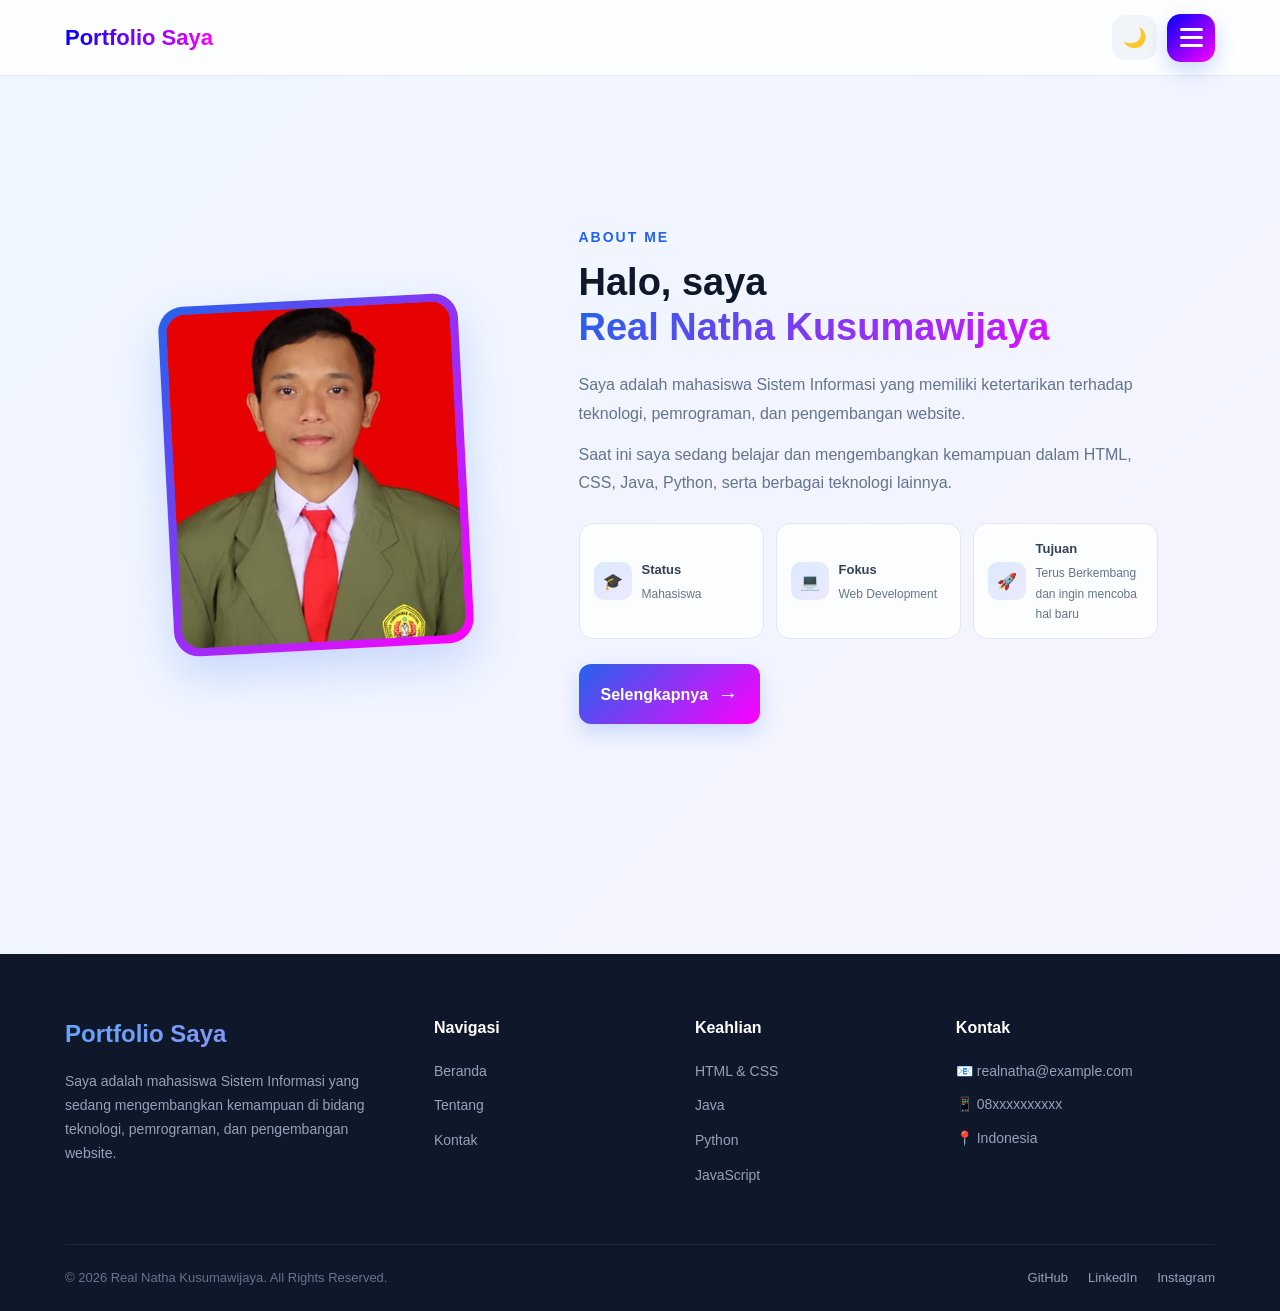
<file: index.html>
<!doctype html>
<html lang="id">
  <head>
    <meta charset="UTF-8" />
    <meta name="viewport" content="width=device-width, initial-scale=1.0" />
    <title>Beranda - Portfolio Saya</title>
    <link rel="stylesheet" href="style.css" />
  </head>

  <body>
    <header>
      <nav>
        <div class="logo">Portfolio Saya</div>

        <div class="nav-actions">
          <button
            class="theme-toggle"
            id="themeToggle"
            aria-label="Aktifkan dark mode"
          >
            🌙
          </button>

          <button class="menu-toggle" id="menuToggle" aria-label="Buka menu">
            <span></span>
            <span></span>
            <span></span>
          </button>
        </div>

        <div class="nav-menu" id="navMenu">
          <a href="index.html">
            <span>⌂</span>
            Beranda
          </a>

          <a href="tentang.html">
            <span>👤</span>
            Tentang
          </a>

          <a href="kontak.html">
            <span>✉</span>
            Kontak
          </a>
        </div>
      </nav>
    </header>

    <main>
      <!-- ABOUT ME -->
      <section class="about-preview">
        <div class="about-image">
          <div class="image-frame">
            <img src="FotoDiri.jpg" alt="Foto profil" />
          </div>
        </div>

        <div class="about-content">
          <p class="subtitle">ABOUT ME</p>

          <h2>
            Halo, saya
            <span>Real Natha Kusumawijaya</span>
          </h2>

          <p class="about-description">
            Saya adalah mahasiswa Sistem Informasi yang memiliki ketertarikan
            terhadap teknologi, pemrograman, dan pengembangan website.
          </p>

          <p class="about-description">
            Saat ini saya sedang belajar dan mengembangkan kemampuan dalam HTML,
            CSS, Java, Python, serta berbagai teknologi lainnya.
          </p>

          <div class="about-info">
            <div class="info-box">
              <span>🎓</span>
              <div>
                <strong>Status</strong>
                <p>Mahasiswa</p>
              </div>
            </div>

            <div class="info-box">
              <span>💻</span>
              <div>
                <strong>Fokus</strong>
                <p>Web Development</p>
              </div>
            </div>

            <div class="info-box">
              <span>🚀</span>
              <div>
                <strong>Tujuan</strong>
                <p>Terus Berkembang dan ingin mencoba hal baru</p>
              </div>
            </div>
          </div>

          <a href="tentang.html" class="about-button">
            Selengkapnya
            <span>→</span>
          </a>
        </div>
      </section>
    </main>

    <footer class="footer">
      <div class="footer-container">
        <!-- Tentang -->
        <div class="footer-column footer-about">
          <h2>Portfolio Saya</h2>

          <p>
            Saya adalah mahasiswa Sistem Informasi yang sedang mengembangkan
            kemampuan di bidang teknologi, pemrograman, dan pengembangan
            website.
          </p>
        </div>

        <!-- Navigasi -->
        <div class="footer-column">
          <h3>Navigasi</h3>

          <a href="index.html">Beranda</a>
          <a href="tentang.html">Tentang</a>
          <a href="kontak.html">Kontak</a>
        </div>

        <!-- Keahlian -->
        <div class="footer-column">
          <h3>Keahlian</h3>

          <a href="tentang.html">HTML & CSS</a>
          <a href="tentang.html">Java</a>
          <a href="tentang.html">Python</a>
          <a href="tentang.html">JavaScript</a>
        </div>

        <!-- Kontak -->
        <div class="footer-column">
          <h3>Kontak</h3>

          <p>📧 realnatha@example.com</p>
          <p>📱 08xxxxxxxxxx</p>
          <p>📍 Indonesia</p>
        </div>
      </div>

      <!-- Footer Bottom -->

      <div class="footer-bottom">
        <p>© 2026 Real Natha Kusumawijaya. All Rights Reserved.</p>

        <div class="footer-social">
          <a href="#" aria-label="GitHub"> GitHub </a>

          <a href="#" aria-label="LinkedIn"> LinkedIn </a>

          <a href="#" aria-label="Instagram"> Instagram </a>
        </div>
      </div>
    </footer>

    <script src="script.js"></script>
  </body>
</html>
</file>
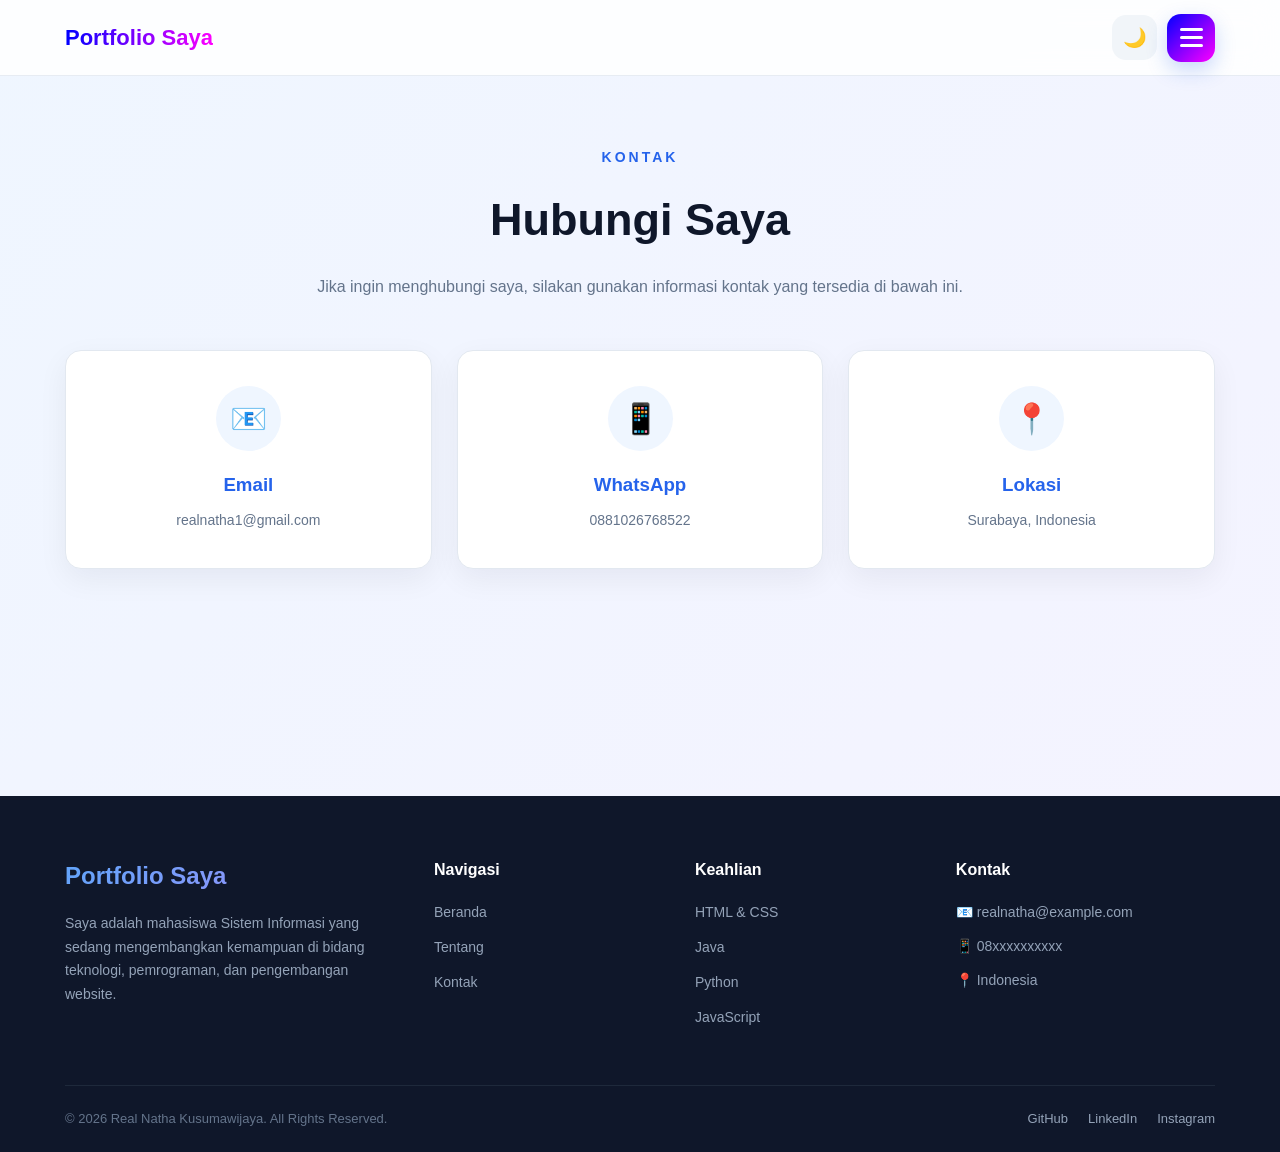
<file: kontak.html>
<!doctype html>
<html lang="id">
  <head>
    <meta charset="UTF-8" />
    <meta name="viewport" content="width=device-width, initial-scale=1.0" />
    <title>Kontak - Portfolio Saya</title>
    <link rel="stylesheet" href="style.css" />
  </head>

  <body>
    <header>
      <nav>
        <div class="logo">Portfolio Saya</div>

        <div class="nav-actions">
          <button
            class="theme-toggle"
            id="themeToggle"
            aria-label="Aktifkan dark mode"
          >
            🌙
          </button>

          <button class="menu-toggle" id="menuToggle" aria-label="Buka menu">
            <span></span>
            <span></span>
            <span></span>
          </button>
        </div>

        <div class="nav-menu" id="navMenu">
          <a href="index.html">
            <span>⌂</span>
            Beranda
          </a>

          <a href="tentang.html">
            <span>👤</span>
            Tentang
          </a>

          <a href="kontak.html">
            <span>✉</span>
            Kontak
          </a>
        </div>
      </nav>
    </header>

    <main>
      <section class="contact">
        <div class="contact-intro">
          <p class="subtitle">KONTAK</p>

          <h1>Hubungi Saya</h1>

          <p>
            Jika ingin menghubungi saya, silakan gunakan informasi kontak yang
            tersedia di bawah ini.
          </p>
        </div>

        <div class="contact-container">
          <div class="contact-card">
            <div class="contact-icon">📧</div>
            <h3>Email</h3>
            <p>realnatha1@gmail.com</p>
          </div>

          <div class="contact-card">
            <div class="contact-icon">📱</div>
            <h3>WhatsApp</h3>
            <p>0881026768522</p>
          </div>

          <div class="contact-card">
            <div class="contact-icon">📍</div>
            <h3>Lokasi</h3>
            <p>Surabaya, Indonesia</p>
          </div>
        </div>
      </section>
    </main>

    <footer class="footer">
      <div class="footer-container">
        <!-- Tentang -->
        <div class="footer-column footer-about">
          <h2>Portfolio Saya</h2>

          <p>
            Saya adalah mahasiswa Sistem Informasi yang sedang mengembangkan
            kemampuan di bidang teknologi, pemrograman, dan pengembangan
            website.
          </p>
        </div>

        <!-- Navigasi -->
        <div class="footer-column">
          <h3>Navigasi</h3>

          <a href="index.html">Beranda</a>
          <a href="tentang.html">Tentang</a>
          <a href="kontak.html">Kontak</a>
        </div>

        <!-- Keahlian -->
        <div class="footer-column">
          <h3>Keahlian</h3>

          <a href="tentang.html">HTML & CSS</a>
          <a href="tentang.html">Java</a>
          <a href="tentang.html">Python</a>
          <a href="tentang.html">JavaScript</a>
        </div>

        <!-- Kontak -->
        <div class="footer-column">
          <h3>Kontak</h3>

          <p>📧 realnatha@example.com</p>
          <p>📱 08xxxxxxxxxx</p>
          <p>📍 Indonesia</p>
        </div>
      </div>

      <!-- Footer Bottom -->

      <div class="footer-bottom">
        <p>© 2026 Real Natha Kusumawijaya. All Rights Reserved.</p>

        <div class="footer-social">
          <a href="#" aria-label="GitHub"> GitHub </a>

          <a href="#" aria-label="LinkedIn"> LinkedIn </a>

          <a href="#" aria-label="Instagram"> Instagram </a>
        </div>
      </div>
    </footer>

    <script src="script.js"></script>
  </body>
</html>
</file>
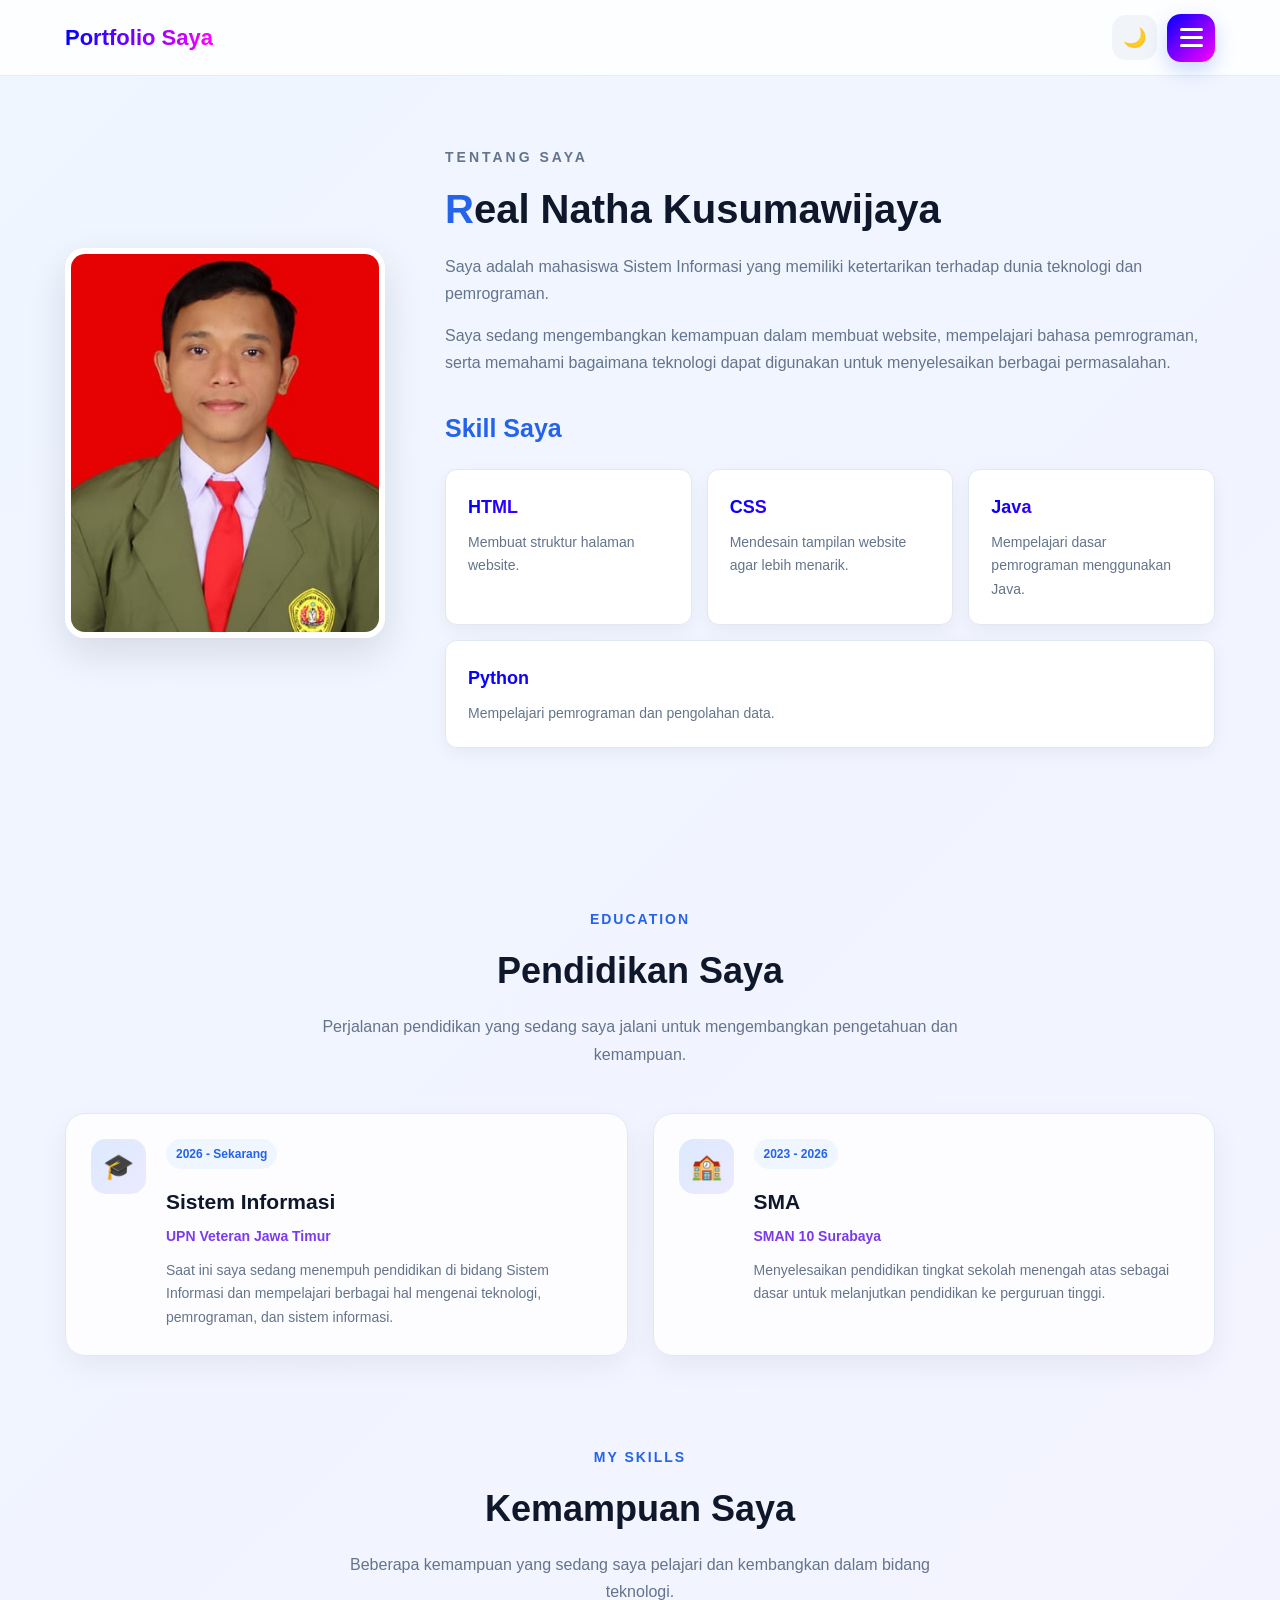
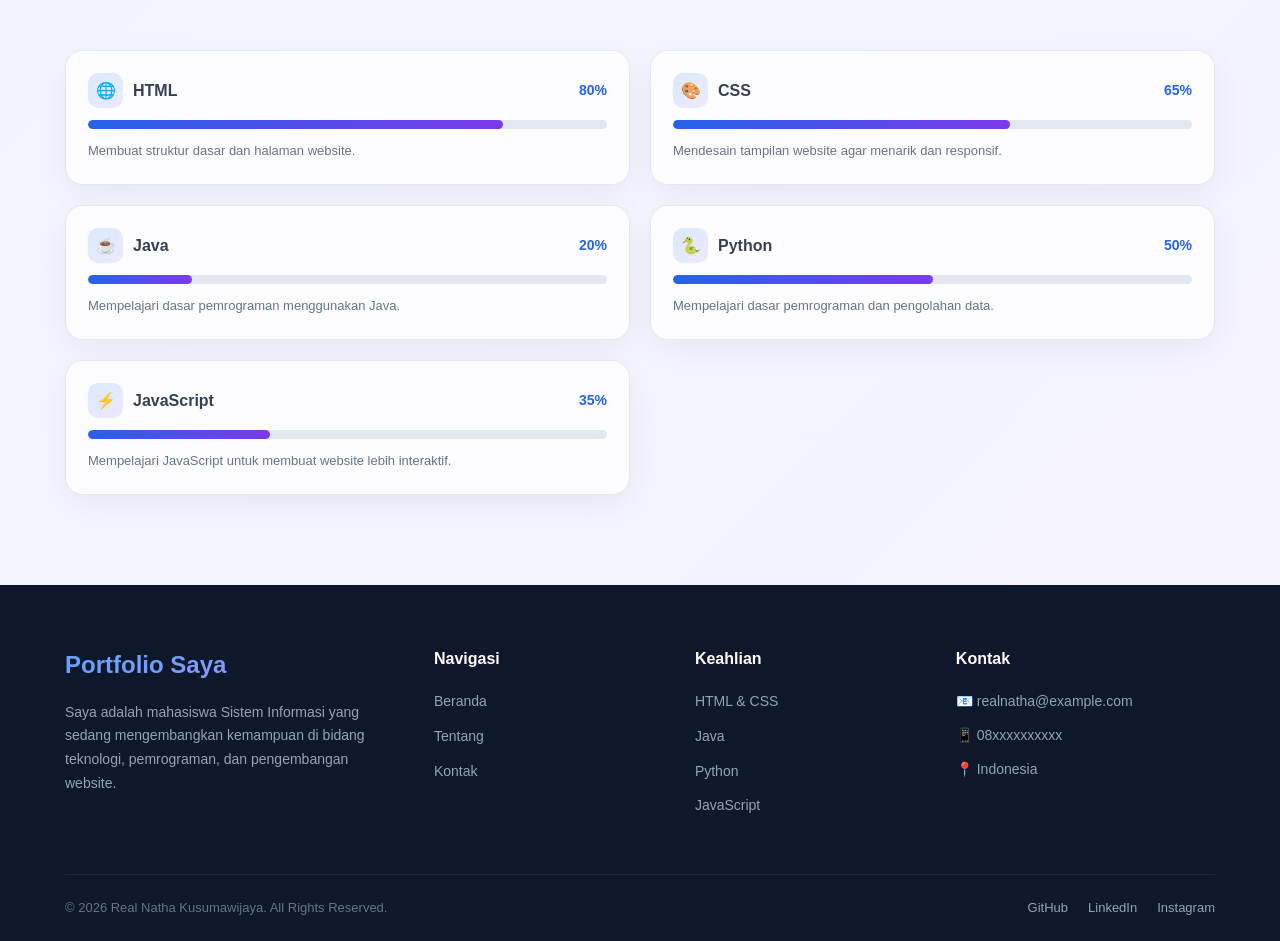
<file: tentang.html>
<!doctype html>
<html lang="id">
  <head>
    <meta charset="UTF-8" />
    <meta name="viewport" content="width=device-width, initial-scale=1.0" />
    <title>Tentang Saya - Portfolio</title>
    <link rel="stylesheet" href="style.css" />
  </head>

  <body>
    <header>
      <nav>
        <div class="logo">Portfolio Saya</div>

        <div class="nav-actions">
          <button
            class="theme-toggle"
            id="themeToggle"
            aria-label="Aktifkan dark mode"
          >
            🌙
          </button>

          <button class="menu-toggle" id="menuToggle" aria-label="Buka menu">
            <span></span>
            <span></span>
            <span></span>
          </button>
        </div>

        <div class="nav-menu" id="navMenu">
          <a href="index.html">
            <span>⌂</span>
            Beranda
          </a>

          <a href="tentang.html">
            <span>👤</span>
            Tentang
          </a>

          <a href="kontak.html">
            <span>✉</span>
            Kontak
          </a>
        </div>
      </nav>
    </header>
    <main>
      <section class="about">
        <div class="profile">
          <img src="FotoDiri.jpg" alt="Foto profil Real Natha Kusumawijaya" />
        </div>

        <div class="about-text">
          <p class="subtitle">TENTANG SAYA</p>

          <h1>Real Natha Kusumawijaya</h1>

          <p>
            Saya adalah mahasiswa Sistem Informasi yang memiliki ketertarikan
            terhadap dunia teknologi dan pemrograman.
          </p>

          <p>
            Saya sedang mengembangkan kemampuan dalam membuat website,
            mempelajari bahasa pemrograman, serta memahami bagaimana teknologi
            dapat digunakan untuk menyelesaikan berbagai permasalahan.
          </p>

          <h2>Skill Saya</h2>

          <div class="skills">
            <div class="skill-card">
              <h3>HTML</h3>
              <p>Membuat struktur halaman website.</p>
            </div>

            <div class="skill-card">
              <h3>CSS</h3>
              <p>Mendesain tampilan website agar lebih menarik.</p>
            </div>

            <div class="skill-card">
              <h3>Java</h3>
              <p>Mempelajari dasar pemrograman menggunakan Java.</p>
            </div>

            <div class="skill-card">
              <h3>Python</h3>
              <p>Mempelajari pemrograman dan pengolahan data.</p>
            </div>
          </div>
        </div>
      </section>
    </main>
    <!-- EDUCATION -->
    <section class="education">
      <div class="section-title">
        <p class="subtitle">EDUCATION</p>
        <h2>Pendidikan Saya</h2>
        <p>
          Perjalanan pendidikan yang sedang saya jalani untuk mengembangkan
          pengetahuan dan kemampuan.
        </p>
      </div>

      <div class="education-container">
        <div class="education-card">
          <div class="education-icon">🎓</div>

          <div class="education-content">
            <span class="education-year"> 2026 - Sekarang </span>

            <h3>Sistem Informasi</h3>

            <h4>UPN Veteran Jawa Timur</h4>

            <p>
              Saat ini saya sedang menempuh pendidikan di bidang Sistem
              Informasi dan mempelajari berbagai hal mengenai teknologi,
              pemrograman, dan sistem informasi.
            </p>
          </div>
        </div>

        <div class="education-card">
          <div class="education-icon">🏫</div>

          <div class="education-content">
            <span class="education-year"> 2023 - 2026 </span>

            <h3>SMA</h3>

            <h4>SMAN 10 Surabaya</h4>

            <p>
              Menyelesaikan pendidikan tingkat sekolah menengah atas sebagai
              dasar untuk melanjutkan pendidikan ke perguruan tinggi.
            </p>
          </div>
        </div>
      </div>
    </section>

    <!-- SKILL -->
    <section class="skill-section">
      <div class="section-title">
        <p class="subtitle">MY SKILLS</p>

        <h2>Kemampuan Saya</h2>

        <p>
          Beberapa kemampuan yang sedang saya pelajari dan kembangkan dalam
          bidang teknologi.
        </p>
      </div>

      <div class="skills-progress">
        <!-- HTML -->
        <div class="skill-progress-card">
          <div class="skill-header">
            <div>
              <span class="skill-icon">🌐</span>
              <strong>HTML</strong>
            </div>

            <span>80%</span>
          </div>

          <div class="progress-bar">
            <div class="progress html-progress"></div>
          </div>

          <p>Membuat struktur dasar dan halaman website.</p>
        </div>

        <!-- CSS -->
        <div class="skill-progress-card">
          <div class="skill-header">
            <div>
              <span class="skill-icon">🎨</span>
              <strong>CSS</strong>
            </div>

            <span>65%</span>
          </div>

          <div class="progress-bar">
            <div class="progress css-progress"></div>
          </div>

          <p>Mendesain tampilan website agar menarik dan responsif.</p>
        </div>

        <!-- JAVA -->
        <div class="skill-progress-card">
          <div class="skill-header">
            <div>
              <span class="skill-icon">☕</span>
              <strong>Java</strong>
            </div>

            <span>20%</span>
          </div>

          <div class="progress-bar">
            <div class="progress java-progress"></div>
          </div>

          <p>Mempelajari dasar pemrograman menggunakan Java.</p>
        </div>

        <!-- PYTHON -->
        <div class="skill-progress-card">
          <div class="skill-header">
            <div>
              <span class="skill-icon">🐍</span>
              <strong>Python</strong>
            </div>

            <span>50%</span>
          </div>

          <div class="progress-bar">
            <div class="progress python-progress"></div>
          </div>

          <p>Mempelajari dasar pemrograman dan pengolahan data.</p>
        </div>

        <!-- JAVASCRIPT -->
        <div class="skill-progress-card">
          <div class="skill-header">
            <div>
              <span class="skill-icon">⚡</span>
              <strong>JavaScript</strong>
            </div>

            <span>35%</span>
          </div>

          <div class="progress-bar">
            <div class="progress javascript-progress"></div>
          </div>

          <p>Mempelajari JavaScript untuk membuat website lebih interaktif.</p>
        </div>
      </div>
    </section>

    <footer class="footer">
      <div class="footer-container">
        <!-- Tentang -->
        <div class="footer-column footer-about">
          <h2>Portfolio Saya</h2>

          <p>
            Saya adalah mahasiswa Sistem Informasi yang sedang mengembangkan
            kemampuan di bidang teknologi, pemrograman, dan pengembangan
            website.
          </p>
        </div>

        <!-- Navigasi -->
        <div class="footer-column">
          <h3>Navigasi</h3>

          <a href="index.html">Beranda</a>
          <a href="tentang.html">Tentang</a>
          <a href="kontak.html">Kontak</a>
        </div>

        <!-- Keahlian -->
        <div class="footer-column">
          <h3>Keahlian</h3>

          <a href="tentang.html">HTML & CSS</a>
          <a href="tentang.html">Java</a>
          <a href="tentang.html">Python</a>
          <a href="tentang.html">JavaScript</a>
        </div>

        <!-- Kontak -->
        <div class="footer-column">
          <h3>Kontak</h3>

          <p>📧 realnatha@example.com</p>
          <p>📱 08xxxxxxxxxx</p>
          <p>📍 Indonesia</p>
        </div>
      </div>

      <!-- Footer Bottom -->

      <div class="footer-bottom">
        <p>© 2026 Real Natha Kusumawijaya. All Rights Reserved.</p>

        <div class="footer-social">
          <a href="#" aria-label="GitHub"> GitHub </a>

          <a href="#" aria-label="LinkedIn"> LinkedIn </a>

          <a href="#" aria-label="Instagram"> Instagram </a>
        </div>
      </div>
    </footer>

    <script src="script.js"></script>
  </body>
</html>
</file>
<file: style.css>
/* ========================================
   RESET & DASAR
======================================== */

* {
  margin: 0;
  padding: 0;
  box-sizing: border-box;
}

html {
  scroll-behavior: smooth;
}

body {
  font-family: "Segoe UI", Arial, sans-serif;
  background: linear-gradient(135deg, #eff6ff, #f5f3ff);
  color: #1e293b;
  line-height: 1.7;
}

/* ========================================
   HEADER
======================================== */

header {
  background: rgba(255, 255, 255, 0.85);
  border-bottom: 1px solid rgba(226, 232, 240, 0.8);
  position: sticky;
  top: 0;
  z-index: 1000;
  backdrop-filter: blur(15px);
  -webkit-backdrop-filter: blur(15px);
}

nav {
  width: 90%;
  max-width: 1150px;
  min-height: 75px;
  margin: auto;
  display: flex;
  justify-content: space-between;
  align-items: center;
  position: relative;
}

.logo {
  background: linear-gradient(90deg, blue, magenta);
  background-clip: text;
  -webkit-background-clip: text;
  -webkit-text-fill-color: transparent;
  font-size: 22px;
  font-weight: 800;
}

nav a {
  color: #475569;
  text-decoration: none;
  font-size: 15px;
  font-weight: 600;

  padding: 10px 16px;
  border-radius: 8px;

  transition: all 0.3s ease;
}

/* Pseudo-class sesuai ketentuan tugas */
nav a:hover {
  color: #2563eb;
  background: #eff6ff;
}

/* ========================================
   MAIN
======================================== */

main {
  width: 90%;
  max-width: 1150px;
  margin: auto;
  padding: 70px 0;
}

/* ========================================
   BERANDA / HERO
======================================== */

.hero {
  min-height: 520px;
  display: flex;
  align-items: center;
  justify-content: space-between;
  gap: 70px;
}

.hero-text {
  flex: 1;
}

.subtitle {
  color: #2563eb;
  font-size: 14px;
  font-weight: 800;
  letter-spacing: 3px;
  margin-bottom: 12px;
}

.hero h1 {
  background: linear-gradient(90deg, blue, magenta);
  background-clip: text;
  -webkit-background-clip: text;
  -webkit-text-fill-color: transparent;

  font-size: 52px;
  line-height: 1.15;
  margin-bottom: 22px;
}

.hero-text > p:not(.subtitle) {
  max-width: 600px;
  color: #64748b;
  font-size: 17px;
  margin-bottom: 32px;
}

/* ========================================
   BUTTON
======================================== */

.button {
  display: inline-block;
  background: linear-gradient(135deg, blue, magenta);
  color: white;
  padding: 13px 25px;
  border-radius: 9px;
  text-decoration: none;
  font-weight: 700;
  box-shadow: 0 8px 20px rgba(79, 70, 229, 0.25);
  transition: all 0.3s ease;
}

.button:hover {
  transform: translateY(-3px);
  box-shadow: 0 12px 28px rgba(79, 70, 229, 0.35);
}

/* ========================================
   HERO CARD
======================================== */

.hero-card {
  flex: 0 0 360px;
  background: #ffffff;
  padding: 45px 35px;
  border: 1px solid #e2e8f0;
  border-radius: 20px;
  text-align: center;
  box-shadow: 0 15px 40px rgba(15, 23, 42, 0.08);
  transition: all 0.3s ease;
}

.hero-card:hover {
  transform: translateY(-7px);
  box-shadow: 0 20px 45px rgba(15, 23, 42, 0.12);
}

.card-icon {
  width: 85px;
  height: 85px;
  margin: 0 auto 20px;
  display: flex;
  justify-content: center;
  align-items: center;
  background: linear-gradient(135deg, #dbeafe, #ede9fe);
  border-radius: 50%;
  font-size: 42px;
}

.hero-card h2 {
  color: #2563eb;
  font-size: 22px;
  margin-bottom: 12px;
}

.hero-card p {
  color: #64748b;
  font-size: 15px;
}

/* ========================================
   CONTENT CARD
======================================== */

.content {
  background: #ffffff;
  padding: 35px;
  margin-top: 40px;
  border: 1px solid #e2e8f0;
  border-radius: 16px;
  box-shadow: 0 10px 30px rgba(15, 23, 42, 0.05);
}

.content h2 {
  color: #2563eb;
  margin-bottom: 10px;
}

.content p {
  color: #64748b;
}

/* ========================================
   TENTANG SAYA
======================================== */

.about {
  display: flex;
  align-items: center;
  gap: 60px;
}

.profile {
  flex: 0 0 320px;
}

.profile img {
  width: 320px;
  height: 390px;
  object-fit: cover;
  border-radius: 20px;
  border: 6px solid #ffffff;
  box-shadow: 0 15px 40px rgba(15, 23, 42, 0.12);
  transition: all 0.3s ease;
}

.profile img:hover {
  transform: translateY(-5px);
  box-shadow: 0 20px 45px rgba(15, 23, 42, 0.18);
}

.about-text {
  flex: 1;
}

.about-text h1 {
  color: #0f172a;
  font-size: 40px;
  line-height: 1.2;
  margin-bottom: 20px;
}

.about-text h1::first-letter {
  color: #2563eb;
}

.about-text > p {
  color: #64748b;
  margin-bottom: 15px;
}

.about-text h2 {
  color: #2563eb;
  font-size: 25px;
  margin-top: 30px;
  margin-bottom: 20px;
}

/* ========================================
   SKILL
======================================== */

.skills {
  display: flex;
  flex-wrap: wrap;
  gap: 15px;
}

.skill-card {
  flex: 1 1 200px;
  background: #ffffff;
  padding: 22px;
  border: 1px solid #e2e8f0;
  border-radius: 12px;
  box-shadow: 0 6px 18px rgba(15, 23, 42, 0.05);
  transition: all 0.3s ease;
}

.skill-card:hover {
  transform: translateY(-5px);
  border-color: #bfdbfe;
  box-shadow: 0 12px 25px rgba(37, 99, 235, 0.1);
}

.skill-card h3 {
  background: linear-gradient(90deg, blue, magenta);
  background-clip: text;
  -webkit-background-clip: text;
  -webkit-text-fill-color: transparent;
  font-size: 18px;
  margin-bottom: 8px;
}

.skill-card p {
  color: #64748b;
  font-size: 14px;
}

/* ========================================
   HALAMAN KONTAK
======================================== */

.contact {
  min-height: 500px;
}

.contact-intro {
  max-width: 700px;
  margin: 0 auto 50px;
  text-align: center;
}

.contact-intro h1 {
  color: #0f172a;
  font-size: 45px;
  margin-bottom: 15px;
}

.contact-intro p:last-child {
  color: #64748b;
}

/* ========================================
   CONTACT CARD
======================================== */

.contact-container {
  display: flex;
  justify-content: center;
  gap: 25px;
}

.contact-card {
  flex: 1;
  background: #ffffff;
  padding: 35px 25px;
  border: 1px solid #e2e8f0;
  border-radius: 16px;
  text-align: center;
  box-shadow: 0 10px 30px rgba(15, 23, 42, 0.06);
  transition: all 0.3s ease;
}

.contact-card:hover {
  transform: translateY(-7px);
  border-color: #bfdbfe;
  box-shadow: 0 15px 35px rgba(37, 99, 235, 0.12);
}

.contact-icon {
  width: 65px;
  height: 65px;
  margin: 0 auto 18px;
  display: flex;
  justify-content: center;
  align-items: center;
  background: #eff6ff;
  border-radius: 50%;
  font-size: 30px;
}

.contact-card h3 {
  color: #2563eb;
  margin-bottom: 8px;
}

.contact-card p {
  color: #64748b;
  font-size: 14px;
}

/* ========================================
   HAMBURGER MENU
======================================== */

.menu-toggle {
  width: 48px;
  height: 48px;
  border: none;
  border-radius: 14px;
  cursor: pointer;
  display: flex;
  flex-direction: column;
  justify-content: center;
  align-items: center;
  gap: 5px;
  background: linear-gradient(135deg, blue, magenta);
  box-shadow: 0 8px 20px rgba(37, 99, 235, 0.25);
  transition: all 0.3s ease;
}

.menu-toggle:hover {
  transform: translateY(-2px) scale(1.05);
  box-shadow: 0 12px 25px rgba(124, 58, 237, 0.35);
}

.menu-toggle span {
  width: 23px;
  height: 3px;
  background: white;
  border-radius: 10px;
  transition: all 0.35s ease;
}

.nav-menu {
  position: absolute;
  top: 88px;
  right: 0;
  width: 210px;
  padding: 12px;
  display: flex;
  flex-direction: column;
  gap: 6px;
  background: rgba(255, 255, 255, 0.9);
  border: 1px solid rgba(255, 255, 255, 0.7);
  border-radius: 18px;
  box-shadow: 0 20px 50px rgba(15, 23, 42, 0.15);
  backdrop-filter: blur(20px);
  -webkit-backdrop-filter: blur(20px);
  opacity: 0;
  visibility: hidden;
  transform: translateY(-15px) scale(0.95);
  transform-origin: top right;
  transition:
    opacity 0.3s ease,
    transform 0.3s ease,
    visibility 0.3s ease;
}

.nav-menu.active {
  opacity: 1;
  visibility: visible;
  transform: translateY(0) scale(1);
}

.nav-menu a {
  display: flex;
  align-items: center;
  gap: 12px;
  padding: 13px 15px;
  color: #475569;
  text-decoration: none;
  font-size: 15px;
  font-weight: 600;
  border-radius: 12px;
  transition: all 0.3s ease;
  position: relative;
  overflow: hidden;
}

.nav-menu a span {
  width: 32px;
  height: 32px;
  display: flex;
  align-items: center;
  justify-content: center;
  border-radius: 9px;
  background: #eff6ff;
  transition: all 0.3s ease;
}

.nav-menu a:hover {
  color: white;
  transform: translateX(4px);
  background: linear-gradient(135deg, blue, magenta);
  box-shadow: 0 8px 20px rgba(37, 99, 235, 0.2);
}

.nav-menu a:hover span {
  background: rgba(255, 255, 255, 0.2);
  transform: rotate(5deg) scale(1.1);
}

.menu-toggle.active span:nth-child(1) {
  transform: translateY(8px) rotate(45deg);
}

.menu-toggle.active span:nth-child(2) {
  opacity: 0;
  transform: scale(0);
}

.menu-toggle.active span:nth-child(3) {
  transform: translateY(-8px) rotate(-45deg);
}

/* =========================
   ABOUT ME
========================= */

.about-preview {
  width: 90%;
  max-width: 1150px;

  margin: 80px auto;
  display: grid;
  grid-template-columns: 0.8fr 1.2fr;
  gap: 70px;
  align-items: center;
}

/* =========================
   FOTO
========================= */

.about-image {
  display: flex;
  justify-content: center;
}

.image-frame {
  width: 300px;
  height: 350px;
  padding: 8px;
  border-radius: 25px;
  background: linear-gradient(135deg, #2563eb, magenta);
  transform: rotate(-3deg);
  box-shadow: 0 20px 45px rgba(37, 99, 235, 0.2);
  transition: all 0.4s ease;
}

/* Efek ketika diarahkan */

.image-frame:hover {
  transform: rotate(0deg) scale(1.03);
  box-shadow: 0 25px 55px rgba(124, 58, 237, 0.3);
}

.image-frame img {
  width: 100%;
  height: 100%;
  object-fit: cover;
  display: block;
  border-radius: 19px;
  background: white;
}

/* =========================
   ABOUT CONTENT
========================= */

.about-content {
  max-width: 600px;
}

.about-content .subtitle {
  color: #2563eb;
  font-size: 14px;
  font-weight: 800;
  letter-spacing: 2px;
  margin-bottom: 10px;
}

.about-content h2 {
  font-size: 38px;
  color: #0f172a;
  margin-bottom: 20px;
  line-height: 1.2;
}

.about-content h2 span {
  display: block;
  background: linear-gradient(135deg, #2563eb, magenta);
  -webkit-background-clip: text;
  -webkit-text-fill-color: transparent;
  background-clip: text;
}

.about-description {
  color: #64748b;
  font-size: 16px;
  line-height: 1.8;
  margin-bottom: 12px;
}

/* =========================
   INFORMATION BOX
========================= */

.about-info {
  display: grid;
  grid-template-columns: repeat(3, 1fr);
  gap: 12px;
  margin: 25px 0;
}

.info-box {
  display: flex;
  align-items: center;
  gap: 10px;
  padding: 14px;
  background: rgba(255, 255, 255, 0.8);
  border: 1px solid #e2e8f0;
  border-radius: 14px;
  transition: all 0.3s ease;
}

.info-box:hover {
  transform: translateY(-4px);
  border-color: #c4b5fd;
  box-shadow: 0 10px 25px rgba(37, 99, 235, 0.1);
}

.info-box > span {
  width: 38px;
  height: 38px;
  display: flex;
  align-items: center;
  justify-content: center;
  flex-shrink: 0;
  border-radius: 10px;
  background: linear-gradient(135deg, #dbeafe, #ede9fe);
}

.info-box strong {
  display: block;
  color: #334155;
  font-size: 13px;
  margin-bottom: 3px;
}

.info-box p {
  color: #64748b;
  font-size: 12px;
  margin: 0;
}

/* =========================
   BUTTON
========================= */

.about-button {
  display: inline-flex;
  align-items: center;
  gap: 10px;
  padding: 13px 22px;
  color: white;
  text-decoration: none;
  font-weight: 600;
  border-radius: 12px;
  background: linear-gradient(135deg, #2563eb, magenta);
  box-shadow: 0 8px 20px rgba(37, 99, 235, 0.2);
  transition: all 0.3s ease;
}

.about-button span {
  font-size: 20px;
  transition: transform 0.3s ease;
}

.about-button:hover {
  transform: translateY(-3px);
  box-shadow: 0 12px 25px rgba(124, 58, 237, 0.3);
}

.about-button:hover span {
  transform: translateX(5px);
}

@media (max-width: 800px) {
  .about-preview {
    grid-template-columns: 1fr;
    gap: 40px;
    margin: 60px auto;
  }

  .about-image {
    order: 1;
  }

  .about-content {
    order: 2;
    max-width: 100%;
  }

  .about-content h2 {
    font-size: 32px;
  }

  .about-info {
    grid-template-columns: 1fr;
  }
}

@media (max-width: 500px) {
  .image-frame {
    width: 240px;
    height: 290px;
  }

  .about-content h2 {
    font-size: 28px;
  }

  .about-description {
    font-size: 15px;
  }
}

/* =========================
   EDUCATION
========================= */

.education {
  width: 90%;
  max-width: 1150px;

  margin: 90px auto;
}

.section-title {
  text-align: center;

  max-width: 650px;

  margin: 0 auto 45px;
}

.section-title .subtitle {
  color: #2563eb;

  font-size: 14px;

  font-weight: 800;

  letter-spacing: 2px;

  margin-bottom: 8px;
}

.section-title h2 {
  font-size: 36px;

  color: #0f172a;

  margin-bottom: 12px;
}

.section-title > p:last-child {
  color: #64748b;

  line-height: 1.7;
}

/* Education container */

.education-container {
  display: grid;

  grid-template-columns: repeat(2, 1fr);

  gap: 25px;
}

/* Education card */

.education-card {
  display: flex;

  gap: 20px;

  padding: 25px;

  background: rgba(255, 255, 255, 0.85);

  border: 1px solid #e2e8f0;

  border-radius: 20px;

  box-shadow: 0 10px 30px rgba(15, 23, 42, 0.06);

  transition: all 0.3s ease;
}

.education-card:hover {
  transform: translateY(-6px);

  border-color: #c4b5fd;

  box-shadow: 0 18px 40px rgba(37, 99, 235, 0.12);
}

/* Icon */

.education-icon {
  width: 55px;
  height: 55px;

  flex-shrink: 0;

  display: flex;

  align-items: center;
  justify-content: center;

  font-size: 25px;

  border-radius: 15px;

  background: linear-gradient(135deg, #dbeafe, #ede9fe);
}

/* Content */

.education-content {
  flex: 1;
}

.education-year {
  display: inline-block;

  padding: 5px 10px;

  margin-bottom: 10px;

  color: #2563eb;

  background: #eff6ff;

  border-radius: 20px;

  font-size: 12px;

  font-weight: 700;
}

.education-content h3 {
  margin: 5px 0;

  font-size: 21px;

  color: #0f172a;
}

.education-content h4 {
  margin: 0 0 10px;

  color: #7c3aed;

  font-size: 14px;
}

.education-content p {
  margin: 0;

  color: #64748b;

  font-size: 14px;

  line-height: 1.7;
}

/* =========================
   SKILL PROGRESS
========================= */

.skill-section {
  width: 90%;
  max-width: 1150px;

  margin: 90px auto;
}

.skills-progress {
  display: grid;

  grid-template-columns: repeat(2, 1fr);

  gap: 20px;
}

/* Skill card */

.skill-progress-card {
  padding: 22px;

  background: rgba(255, 255, 255, 0.85);

  border: 1px solid #e2e8f0;

  border-radius: 18px;

  box-shadow: 0 10px 30px rgba(15, 23, 42, 0.05);

  transition: all 0.3s ease;
}

.skill-progress-card:hover {
  transform: translateY(-5px);

  border-color: #c4b5fd;

  box-shadow: 0 15px 35px rgba(37, 99, 235, 0.1);
}

/* Skill header */

.skill-header {
  display: flex;

  justify-content: space-between;

  align-items: center;

  margin-bottom: 12px;
}

.skill-header > div {
  display: flex;

  align-items: center;

  gap: 10px;
}

.skill-header strong {
  color: #334155;

  font-size: 16px;
}

.skill-header > span {
  color: #2563eb;

  font-weight: 700;

  font-size: 14px;
}

/* Icon */

.skill-icon {
  width: 35px;
  height: 35px;

  display: flex;

  justify-content: center;
  align-items: center;

  border-radius: 10px;

  background: linear-gradient(135deg, #dbeafe, #ede9fe);
}

/* Progress background */

.progress-bar {
  width: 100%;

  height: 9px;

  background: #e2e8f0;

  border-radius: 20px;

  overflow: hidden;
}

/* Progress */

.progress {
  height: 100%;

  border-radius: 20px;

  background: linear-gradient(90deg, #2563eb, #7c3aed);

  animation: progressAnimation 1.2s ease;
}

/* Persentase */

.html-progress {
  width: 80%;
}

.css-progress {
  width: 65%;
}

.java-progress {
  width: 20%;
}

.python-progress {
  width: 50%;
}

.javascript-progress {
  width: 35%;
}

/* Deskripsi */

.skill-progress-card p {
  color: #64748b;

  font-size: 13px;

  line-height: 1.6;

  margin: 12px 0 0;
}

/* Animasi */

@keyframes progressAnimation {
  from {
    width: 0;
  }
}

/* =========================
   RESPONSIVE EDUCATION & SKILL
========================= */

@media (max-width: 800px) {
  .education-container {
    grid-template-columns: 1fr;
  }

  .skills-progress {
    grid-template-columns: 1fr;
  }

  .section-title h2 {
    font-size: 30px;
  }
}

@media (max-width: 500px) {
  .education-card {
    padding: 20px;

    gap: 15px;
  }

  .education-icon {
    width: 45px;
    height: 45px;

    font-size: 20px;
  }

  .education-content h3 {
    font-size: 18px;
  }

  .skill-progress-card {
    padding: 18px;
  }
}

/* =========================
   NAV ACTIONS
========================= */

.nav-actions {
  display: flex;
  align-items: center;
  gap: 10px;
}

/* =========================
   DARK MODE BUTTON
========================= */

.theme-toggle {
  width: 45px;
  height: 45px;
  border: none;
  border-radius: 14px;
  cursor: pointer;
  font-size: 19px;
  display: flex;
  align-items: center;
  justify-content: center;
  background: #f1f5f9;
  transition: all 0.3s ease;
}

/* =========================
   DARK MODE
========================= */

body.dark-mode {
  background: #0f172a;

  color: #e2e8f0;
}

/* Header */

body.dark-mode header {
  background: rgba(15, 23, 42, 0.9);

  border-bottom-color: #1e293b;
}

/* Logo */

body.dark-mode .logo {
  background: linear-gradient(135deg, #60a5fa, #a78bfa);

  -webkit-background-clip: text;
  -webkit-text-fill-color: transparent;

  background-clip: text;
}

/* Dark mode button */

body.dark-mode .theme-toggle {
  background: #1e293b;

  color: white;
}

/* Hamburger */

body.dark-mode .nav-menu {
  background: rgba(15, 23, 42, 0.95);

  border-color: #334155;
}

body.dark-mode .nav-menu a {
  color: #cbd5e1;
}

body.dark-mode .nav-menu a:hover {
  color: white;
}

/* Heading */

body.dark-mode h1,
body.dark-mode h2,
body.dark-mode h3,
body.dark-mode h4 {
  color: #f8fafc;
}

/* Text */

body.dark-mode p {
  color: #94a3b8;
}

/* Cards */

body.dark-mode .card,
body.dark-mode .content,
body.dark-mode .education-card,
body.dark-mode .skill-progress-card,
body.dark-mode .info-box,
body.dark-mode .contact-card,
body.dark-mode .hero-card {
  background: #1e293b;

  border-color: #334155;

  box-shadow: 0 10px 30px rgba(0, 0, 0, 0.2);
}

/* About info */

body.dark-mode .info-box {
  background: #1e293b;
}

/* Education year */

body.dark-mode .education-year {
  background: #172554;

  color: #93c5fd;
}

/* Progress background */

body.dark-mode .progress-bar {
  background: #334155;
}

/* Skill icon */

body.dark-mode .skill-icon {
  background: #312e81;
}

/* Contact */

body.dark-mode .contact-card {
  background: #1e293b;
}

/* Button */

body.dark-mode .about-button {
  color: white;
}

.theme-toggle:hover {
  transform: translateY(-2px) rotate(10deg);
  background: #e2e8f0;
}

/* =========================
   FOOTER
========================= */

.footer {
  margin-top: 80px;

  background: #0f172a;

  color: white;
}

/* Footer container */

.footer-container {
  width: 90%;
  max-width: 1150px;

  margin: auto;

  padding: 60px 0 45px;

  display: grid;

  grid-template-columns:
    1.5fr
    1fr
    1fr
    1.2fr;

  gap: 45px;
}

/* Footer about */

.footer-about h2 {
  font-size: 24px;

  margin-bottom: 15px;

  background: linear-gradient(135deg, #60a5fa, #a78bfa);

  -webkit-background-clip: text;
  -webkit-text-fill-color: transparent;

  background-clip: text;
}

.footer-about p {
  color: #94a3b8;

  line-height: 1.8;

  font-size: 14px;

  max-width: 350px;
}

/* Footer heading */

.footer-column h3 {
  font-size: 16px;

  margin-bottom: 18px;

  color: white;
}

/* Footer links */

.footer-column a {
  display: block;

  width: fit-content;

  margin-bottom: 11px;

  color: #94a3b8;

  text-decoration: none;

  font-size: 14px;

  transition: all 0.3s ease;
}

.footer-column a:hover {
  color: #a78bfa;

  transform: translateX(5px);
}

/* Footer contact */

.footer-column p {
  color: #94a3b8;

  font-size: 14px;

  line-height: 1.7;

  margin: 0 0 10px;
}

/* =========================
   FOOTER BOTTOM
========================= */

.footer-bottom {
  width: 90%;
  max-width: 1150px;

  margin: auto;

  padding: 22px 0;

  border-top: 1px solid #1e293b;

  display: flex;

  justify-content: space-between;

  align-items: center;

  gap: 20px;
}

.footer-bottom p {
  margin: 0;

  color: #64748b;

  font-size: 13px;
}

/* Social */

.footer-social {
  display: flex;

  gap: 20px;
}

.footer-social a {
  color: #94a3b8;

  text-decoration: none;

  font-size: 13px;

  transition: 0.3s ease;
}

.footer-social a:hover {
  color: #a78bfa;
}

@media (max-width: 800px) {
  .footer-container {
    grid-template-columns: repeat(2, 1fr);
    gap: 35px;
  }

  .footer-bottom {
    flex-direction: column;
    text-align: center;
  }
}

@media (max-width: 500px) {
  .footer-container {
    grid-template-columns: 1fr;
    padding: 45px 0;
  }

  .footer-about p {
    max-width: 100%;
  }

  .footer-social {
    flex-wrap: wrap;
    justify-content: center;
  }
}

/* ========================================
PERBAIKAN RESPONSIVE
======================================== */

/* TABLET */
@media (max-width: 900px) {
  nav {
    width: 92%;
  }

  main {
    width: 92%;
  }

  .hero {
    gap: 40px;
  }

  .hero h1 {
    font-size: 42px;
  }

  .hero-card {
    flex: 0 0 300px;
  }

  .about {
    gap: 35px;
  }

  .profile {
    flex: 0 0 280px;
  }

  .profile img {
    width: 280px;
    height: 350px;
  }
}

/* ========================================
MOBILE
======================================== */

@media (max-width: 700px) {
  /* NAVBAR */

  nav {
    min-height: 70px;
  }

  .logo {
    font-size: 19px;
  }

  .nav-actions {
    gap: 7px;
  }

  .theme-toggle {
    width: 42px;
    height: 42px;
    font-size: 17px;
  }

  .menu-toggle {
    width: 42px;
    height: 42px;
  }

  .menu-toggle span {
    width: 21px;
    height: 3px;
  }

  .nav-menu {
    top: 78px;
    right: 0;
    width: 200px;
  }

  /* MAIN */

  main {
    width: 92%;
    padding: 45px 0;
  }

  /* HERO */

  .hero {
    min-height: auto;
    flex-direction: column;
    justify-content: center;
    text-align: center;
    gap: 40px;
    padding: 30px 0;
  }

  .hero-text {
    width: 100%;
  }

  .hero h1 {
    font-size: 38px;
  }

  .hero-text > p:not(.subtitle) {
    font-size: 15px;
    margin-left: auto;
    margin-right: auto;
  }

  .hero-card {
    width: 100%;
    max-width: 360px;
    flex: none;
    padding: 35px 25px;
  }

  /* CONTENT */

  .content {
    padding: 25px 20px;
  }

  /* ABOUT */

  .about {
    flex-direction: column;
    text-align: center;
    gap: 35px;
  }

  .profile {
    flex: none;
    width: 100%;
  }

  .profile img {
    width: 260px;
    height: 320px;
  }

  .about-text {
    width: 100%;
  }

  .about-text h1 {
    font-size: 32px;
  }

  /* SKILLS */

  .skills {
    flex-direction: column;
  }

  .skill-card {
    width: 100%;
  }

  /* CONTACT */

  .contact-container {
    flex-direction: column;
  }

  .contact-card {
    width: 100%;
  }

  .contact-intro h1 {
    font-size: 35px;
  }

  /* ABOUT PREVIEW */

  .about-preview {
    width: 92%;
    grid-template-columns: 1fr;
    gap: 40px;
    margin: 60px auto;
    text-align: center;
  }

  .about-image {
    order: 1;
  }

  .about-content {
    order: 2;
    max-width: 100%;
  }

  .about-content h2 {
    font-size: 32px;
  }

  .about-info {
    grid-template-columns: 1fr;
  }

  /* EDUCATION */

  .education {
    width: 92%;
    margin: 60px auto;
  }

  .education-container {
    grid-template-columns: 1fr;
  }

  /* SKILL PROGRESS */

  .skill-section {
    width: 92%;
    margin: 60px auto;
  }

  .skills-progress {
    grid-template-columns: 1fr;
  }

  /* FOOTER */

  .footer-container {
    width: 92%;
    grid-template-columns: 1fr;
    gap: 30px;
    padding: 45px 0;
  }

  .footer-bottom {
    width: 92%;
    flex-direction: column;
    text-align: center;
  }

  /* ========================================
EXTRA SMALL MOBILE
======================================== */

  @media (max-width: 400px) {
    .hero h1 {
      font-size: 32px;
    }

    .subtitle {
      font-size: 12px;
      letter-spacing: 2px;
    }

    .hero-card {
      padding: 30px 20px;
    }

    .card-icon {
      width: 70px;
      height: 70px;
      font-size: 34px;
    }

    .about-content h2 {
      font-size: 27px;
    }

    .about-description {
      font-size: 14px;
    }

    .image-frame {
      width: 220px;
      height: 270px;
    }

    .contact-intro h1 {
      font-size: 30px;
    }

    .education-card {
      flex-direction: column;
      align-items: flex-start;
    }
  }

  /* ========================================
DARK MODE - TAMBAHAN
======================================== */

  body.dark-mode {
    background: radial-gradient(
      circle at top left,
      #172554 0%,
      #0f172a 45%,
      #020617 100%
    );
    color: #e2e8f0;
  }

  /* Nav link */

  body.dark-mode nav a {
    color: #cbd5e1;
  }

  body.dark-mode nav a:hover {
    color: white;
    background: #1e293b;
  }

  /* Hero */

  body.dark-mode .hero h1 {
    background: linear-gradient(135deg, #60a5fa, #a78bfa);
    -webkit-background-clip: text;
    background-clip: text;
    -webkit-text-fill-color: transparent;
  }

  /* Subtitle */

  body.dark-mode .subtitle {
    color: #60a5fa;
  }

  /* Hero card */

  body.dark-mode .hero-card {
    background: rgba(30, 41, 59, 0.9);
    border-color: #334155;
  }

  body.dark-mode .hero-card h2 {
    color: #60a5fa;
  }

  body.dark-mode .card-icon {
    background: #312e81;
  }

  /* Content */

  body.dark-mode .content {
    background: #1e293b;
    border-color: #334155;
  }

  body.dark-mode .content h2 {
    color: #60a5fa;
  }

  /* About */

  body.dark-mode .about-text h1 {
    color: #f8fafc;
  }

  body.dark-mode .about-text h1::first-letter {
    color: #60a5fa;
  }

  /* About info */

  body.dark-mode .info-box {
    background: #1e293b;
    border-color: #334155;
  }

  body.dark-mode .info-box strong {
    color: #e2e8f0;
  }

  body.dark-mode .info-box > span {
    background: #312e81;
  }

  /* Skill card */

  body.dark-mode .skill-card {
    background: #1e293b;
    border-color: #334155;
  }

  body.dark-mode .skill-card p {
    color: #94a3b8;
  }

  /* About image */

  body.dark-mode .image-frame {
    box-shadow: 0 20px 45px rgba(0, 0, 0, 0.4);
  }

  /* Section title */

  body.dark-mode .section-title h2 {
    color: #f8fafc;
  }

  /* Education */

  body.dark-mode .education-card {
    background: #1e293b;
    border-color: #334155;
  }

  body.dark-mode .education-content h3 {
    color: #f8fafc;
  }

  body.dark-mode .education-content h4 {
    color: #a78bfa;
  }

  body.dark-mode .education-icon {
    background: #312e81;
  }

  /* Skill progress */

  body.dark-mode .skill-progress-card {
    background: #1e293b;
    border-color: #334155;
  }

  body.dark-mode .skill-header strong {
    color: #e2e8f0;
  }

  body.dark-mode .skill-icon {
    background: #312e81;
  }

  /* Contact */

  body.dark-mode .contact-intro h1 {
    color: #f8fafc;
  }

  body.dark-mode .contact-card {
    background: #1e293b;
    border-color: #334155;
  }

  body.dark-mode .contact-card h3 {
    color: #60a5fa;
  }

  body.dark-mode .contact-icon {
    background: #312e81;
  }

  /* Theme button */

  body.dark-mode .theme-toggle {
    background: #1e293b;
    color: #f8fafc;
    border: 1px solid #334155;
  }

  /* Hover theme button */

  body.dark-mode .theme-toggle:hover {
    background: #334155;
  }

  /* Footer */

  body.dark-mode .footer {
    background: #020617;
  }

  body.dark-mode .footer-bottom {
    border-top-color: #1e293b;
  }

  /* Mengurangi animasi bagi pengguna yang memilih reduced motion */

  @media (prefers-reduced-motion: reduce) {
    *,
    *::before,
    *::after {
      scroll-behavior: auto !important;
      animation-duration: 0.01ms !important;
      animation-iteration-count: 1 !important;
      transition-duration: 0.01ms !important;
    }
  }
}
</file>
